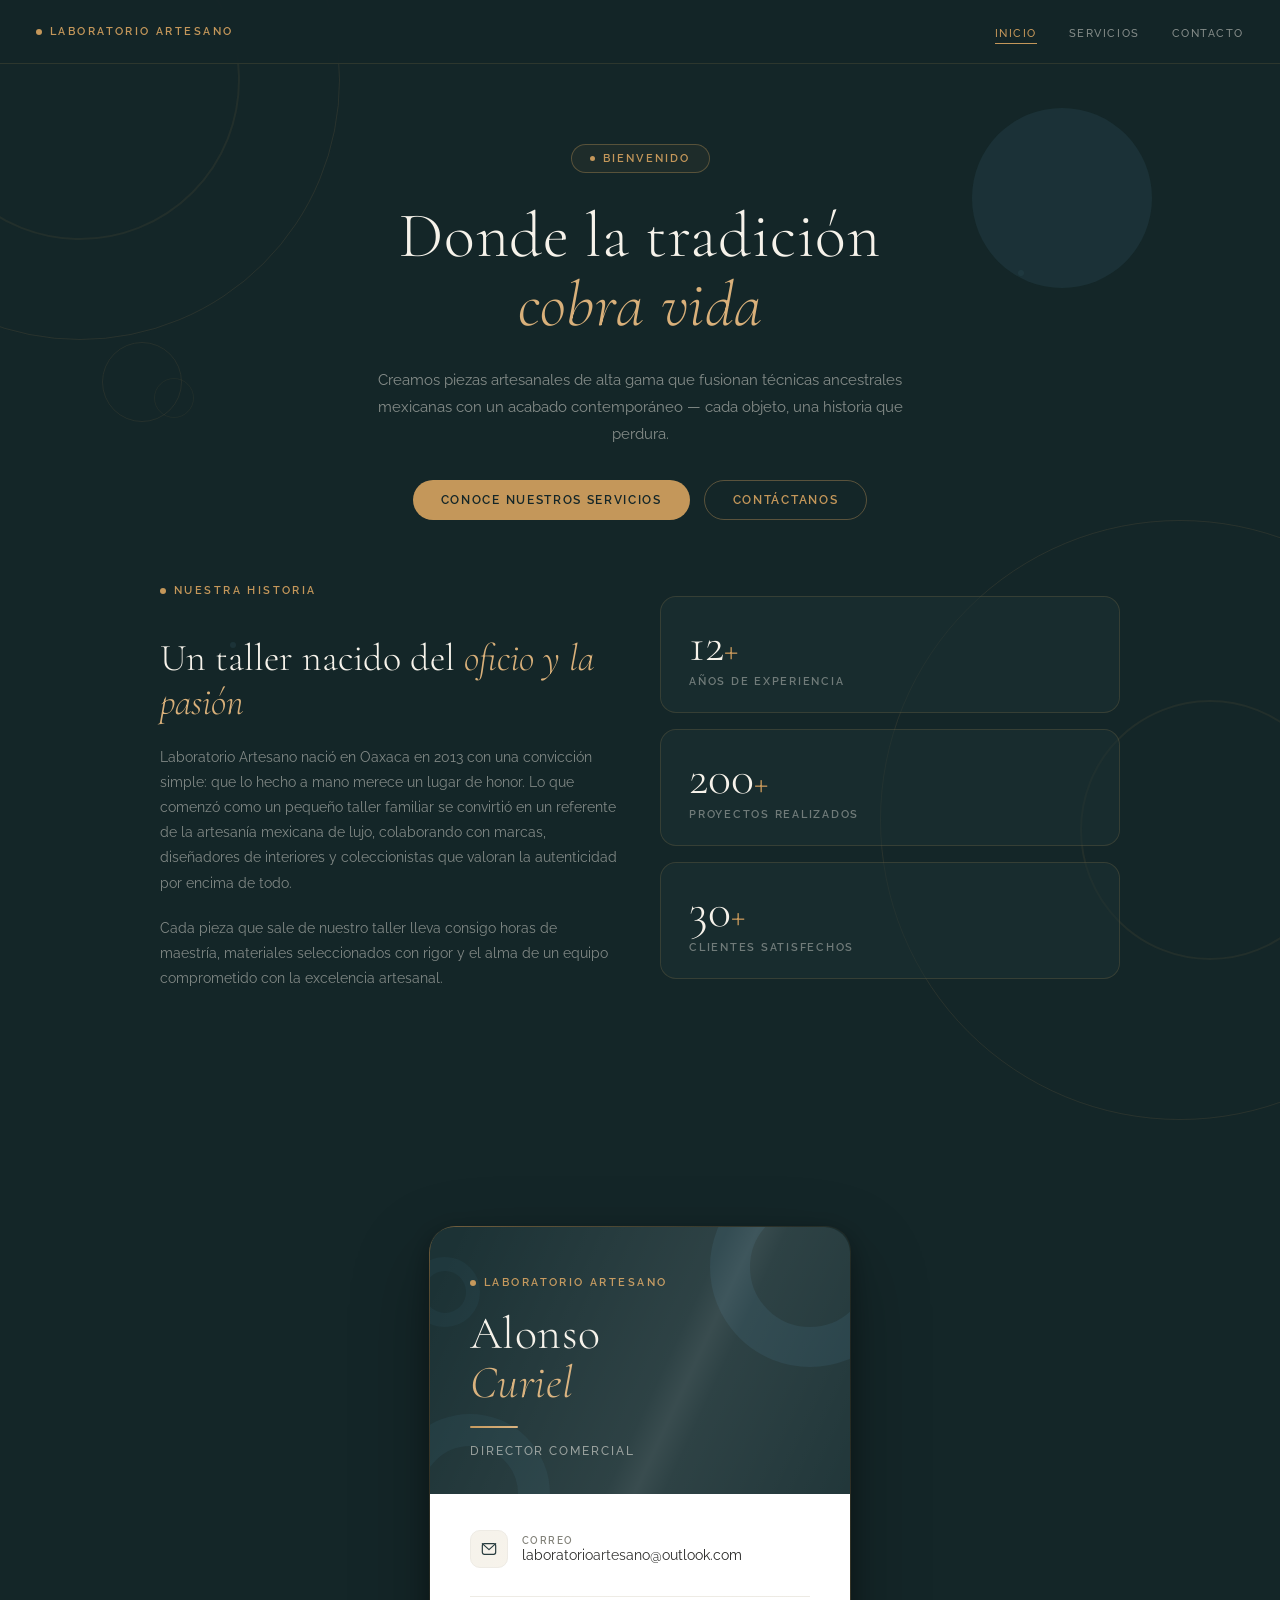
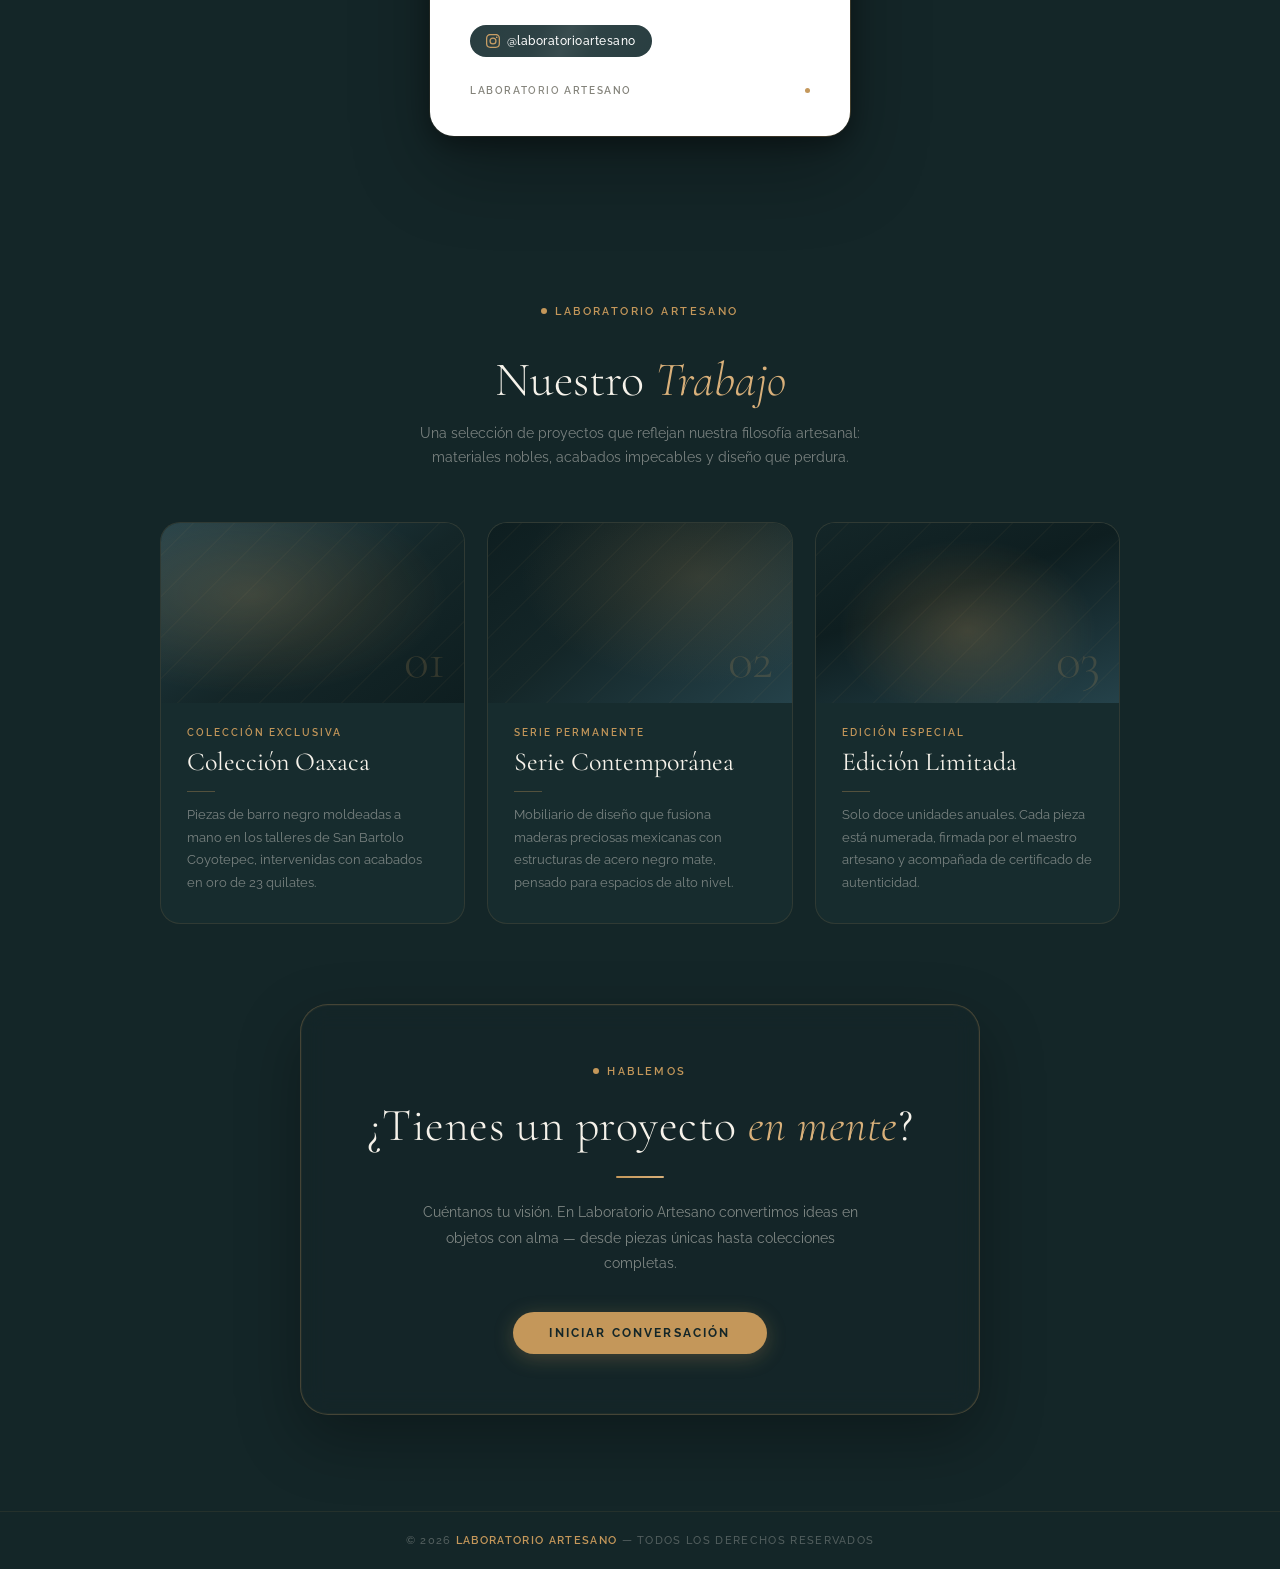
<file: index.html>
<!DOCTYPE html>
<html lang="es">
<head>
  <meta charset="UTF-8" />
  <meta name="viewport" content="width=device-width, initial-scale=1.0" />
  <title>Alonso Curiel — Laboratorio Artesano</title>
  <link rel="stylesheet" href="styles.css" />
</head>
<body>

  <!-- Nav -->
  <nav class="nav">
    <a class="nav-brand" href="index.html">
      <div class="nav-brand-dot"></div>
      <span class="nav-brand-name">Laboratorio Artesano</span>
    </a>
    <ul class="nav-links">
      <li><a href="index.html">Inicio</a></li>
      <li><a href="servicios.html">Servicios</a></li>
      <li><a href="contacto.html">Contacto</a></li>
    </ul>
    <button class="nav-toggle" aria-label="Menú">
      <span></span><span></span><span></span>
    </button>
  </nav>

  <!-- Background shapes -->
  <div class="bg-shapes" aria-hidden="true">
    <div class="bg-circle bg-c1"></div>
    <div class="bg-circle bg-c2"></div>
    <div class="bg-circle bg-c3"></div>
    <div class="bg-circle bg-c4"></div>
    <div class="bg-circle bg-c5"></div>
    <div class="bg-circle bg-c6"></div>
    <div class="bg-circle filled bg-c7"></div>
    <div class="bg-circle filled bg-dot"></div>
    <div class="bg-circle filled bg-dot2"></div>
  </div>

  <!-- Hero -->
  <section class="hero-section">
    <div class="hero-inner">
      <div class="hero-badge">
        <span class="hero-badge-dot"></span>
        Bienvenido
      </div>
      <h2 class="hero-title">
        Donde la tradición<br><em>cobra vida</em>
      </h2>
      <p class="hero-sub">
        Creamos piezas artesanales de alta gama que fusionan técnicas ancestrales mexicanas
        con un acabado contemporáneo — cada objeto, una historia que perdura.
      </p>
      <div class="hero-ctas">
        <a class="btn-primary" href="servicios.html">Conoce nuestros servicios</a>
        <a class="btn-secondary" href="contacto.html">Contáctanos</a>
      </div>
    </div>
  </section>

  <!-- About -->
  <section class="about-section">
    <div class="about-grid">
      <div class="about-text">
        <div class="company-tag">
          <div class="company-dot"></div>
          <span class="company-name">Nuestra historia</span>
        </div>
        <h3 class="about-heading">Un taller nacido del <em>oficio y la pasión</em></h3>
        <p class="about-desc">
          Laboratorio Artesano nació en Oaxaca en 2013 con una convicción simple: que lo hecho a mano
          merece un lugar de honor. Lo que comenzó como un pequeño taller familiar se convirtió en un
          referente de la artesanía mexicana de lujo, colaborando con marcas, diseñadores de interiores
          y coleccionistas que valoran la autenticidad por encima de todo.
        </p>
        <p class="about-desc">
          Cada pieza que sale de nuestro taller lleva consigo horas de maestría, materiales
          seleccionados con rigor y el alma de un equipo comprometido con la excelencia artesanal.
        </p>
      </div>
      <div class="about-stats">
        <div class="stat-card">
          <span class="stat-number">12<em>+</em></span>
          <span class="stat-label">Años de experiencia</span>
        </div>
        <div class="stat-card">
          <span class="stat-number">200<em>+</em></span>
          <span class="stat-label">Proyectos realizados</span>
        </div>
        <div class="stat-card">
          <span class="stat-number">30<em>+</em></span>
          <span class="stat-label">Clientes satisfechos</span>
        </div>
      </div>
    </div>
  </section>

  <!-- Tarjeta -->
  <main class="inicio-main">
    <div class="card-wrap">
      <div class="card">

        <div class="top">
          <div class="top-circle-extra"></div>
          <div class="top-inner">
            <div class="company-tag">
              <div class="company-dot"></div>
              <span class="company-name">Laboratorio Artesano</span>
            </div>
            <h1 class="name">Alonso<br><em>Curiel</em></h1>
            <div class="gold-rule"></div>
            <p class="job-title">Director Comercial</p>
          </div>
        </div>

        <div class="bottom">
          <div class="contact-list">
            <a class="contact-row" href="mailto:laboratorioartesano@outlook.com">
              <div class="c-icon">
                <svg viewBox="0 0 24 24">
                  <rect x="2" y="4" width="20" height="16" rx="3"/>
                  <polyline points="2,4 12,13 22,4"/>
                </svg>
              </div>
              <div class="c-text">
                <span class="c-label">Correo</span>
                <span class="c-value">laboratorioartesano@outlook.com</span>
              </div>
            </a>
          </div>

          <div class="sep"></div>

          <div class="social-row">
            <a class="social-btn" href="https://www.instagram.com/laboratorioartesano" target="_blank" rel="noopener">
              <svg viewBox="0 0 24 24" xmlns="http://www.w3.org/2000/svg">
                <path d="M12 2.163c3.204 0 3.584.012 4.85.07 1.366.062 2.633.334 3.608 1.31.975.975 1.247 2.242 1.31 3.608.058 1.266.069 1.646.069 4.849s-.012 3.584-.07 4.85c-.062 1.366-.334 2.633-1.31 3.608-.975.975-2.242 1.247-3.608 1.31-1.266.058-1.646.069-4.849.069s-3.584-.012-4.85-.07c-1.366-.062-2.633-.334-3.608-1.31-.975-.975-1.247-2.242-1.31-3.608C2.175 15.584 2.163 15.204 2.163 12s.012-3.584.07-4.85c.062-1.366.334-2.633 1.31-3.608.975-.975 2.242-1.247 3.608-1.31C8.416 2.175 8.796 2.163 12 2.163zm0-2.163C8.741 0 8.332.014 7.052.072 5.197.157 3.355.673 2.014 2.014.673 3.355.157 5.197.072 7.052.014 8.332 0 8.741 0 12c0 3.259.014 3.668.072 4.948.085 1.855.601 3.697 1.942 5.038 1.341 1.341 3.183 1.857 5.038 1.942C8.332 23.986 8.741 24 12 24s3.668-.014 4.948-.072c1.855-.085 3.697-.601 5.038-1.942 1.341-1.341 1.857-3.183 1.942-5.038.058-1.28.072-1.689.072-4.948s-.014-3.668-.072-4.948c-.085-1.855-.601-3.697-1.942-5.038C20.645.673 18.803.157 16.948.072 15.668.014 15.259 0 12 0zm0 5.838a6.162 6.162 0 1 0 0 12.324 6.162 6.162 0 0 0 0-12.324zm0 10.162a4 4 0 1 1 0-8 4 4 0 0 1 0 8zm6.406-11.845a1.44 1.44 0 1 0 0 2.881 1.44 1.44 0 0 0 0-2.881z"/>
              </svg>
              @laboratorioartesano
            </a>
          </div>

          <div class="card-footer">
            <span class="footer-brand">Laboratorio Artesano</span>
            <div class="footer-dot"></div>
          </div>
        </div>

      </div>
    </div>
  </main>

  <!-- ═══════════════════════════════════════
       PORTAFOLIO
  ═══════════════════════════════════════ -->
  <section class="portfolio-section">
    <div class="portfolio-inner">

      <div class="page-header">
        <div class="company-tag">
          <div class="company-dot"></div>
          <span class="company-name">Laboratorio Artesano</span>
        </div>
        <h2>Nuestro <em>Trabajo</em></h2>
        <p class="page-desc">Una selección de proyectos que reflejan nuestra filosofía artesanal: materiales nobles, acabados impecables y diseño que perdura.</p>
      </div>

      <div class="portfolio-grid">

        <!-- Tarjeta 1 -->
        <article class="portfolio-card">
          <div class="portfolio-img portfolio-img--oaxaca" aria-hidden="true">
            <span class="portfolio-img-num">01</span>
          </div>
          <div class="portfolio-body">
            <span class="portfolio-label">Colección Exclusiva</span>
            <h3 class="portfolio-title">Colección Oaxaca</h3>
            <div class="service-divider"></div>
            <p class="portfolio-desc">Piezas de barro negro moldeadas a mano en los talleres de San Bartolo Coyotepec, intervenidas con acabados en oro de 23 quilates.</p>
          </div>
        </article>

        <!-- Tarjeta 2 -->
        <article class="portfolio-card">
          <div class="portfolio-img portfolio-img--contemporanea" aria-hidden="true">
            <span class="portfolio-img-num">02</span>
          </div>
          <div class="portfolio-body">
            <span class="portfolio-label">Serie Permanente</span>
            <h3 class="portfolio-title">Serie Contemporánea</h3>
            <div class="service-divider"></div>
            <p class="portfolio-desc">Mobiliario de diseño que fusiona maderas preciosas mexicanas con estructuras de acero negro mate, pensado para espacios de alto nivel.</p>
          </div>
        </article>

        <!-- Tarjeta 3 -->
        <article class="portfolio-card">
          <div class="portfolio-img portfolio-img--edicion" aria-hidden="true">
            <span class="portfolio-img-num">03</span>
          </div>
          <div class="portfolio-body">
            <span class="portfolio-label">Edición Especial</span>
            <h3 class="portfolio-title">Edición Limitada</h3>
            <div class="service-divider"></div>
            <p class="portfolio-desc">Solo doce unidades anuales. Cada pieza está numerada, firmada por el maestro artesano y acompañada de certificado de autenticidad.</p>
          </div>
        </article>

      </div>
    </div>
  </section>

  <!-- ═══════════════════════════════════════
       CTA FINAL
  ═══════════════════════════════════════ -->
  <section class="cta-section">
    <div class="cta-box">
      <div class="company-tag cta-tag">
        <div class="company-dot"></div>
        <span class="company-name">Hablemos</span>
      </div>
      <h2 class="cta-title">¿Tienes un proyecto <em>en mente</em>?</h2>
      <div class="gold-rule cta-rule"></div>
      <p class="cta-desc">Cuéntanos tu visión. En Laboratorio Artesano convertimos ideas en objetos con alma — desde piezas únicas hasta colecciones completas.</p>
      <a class="btn-gold" href="contacto.html">Iniciar conversación</a>
    </div>
  </section>

  <footer class="site-footer">
    © 2026 <strong>Laboratorio Artesano</strong> — Todos los derechos reservados
  </footer>

  <script src="main.js"></script>
</body>
</html>
</file>
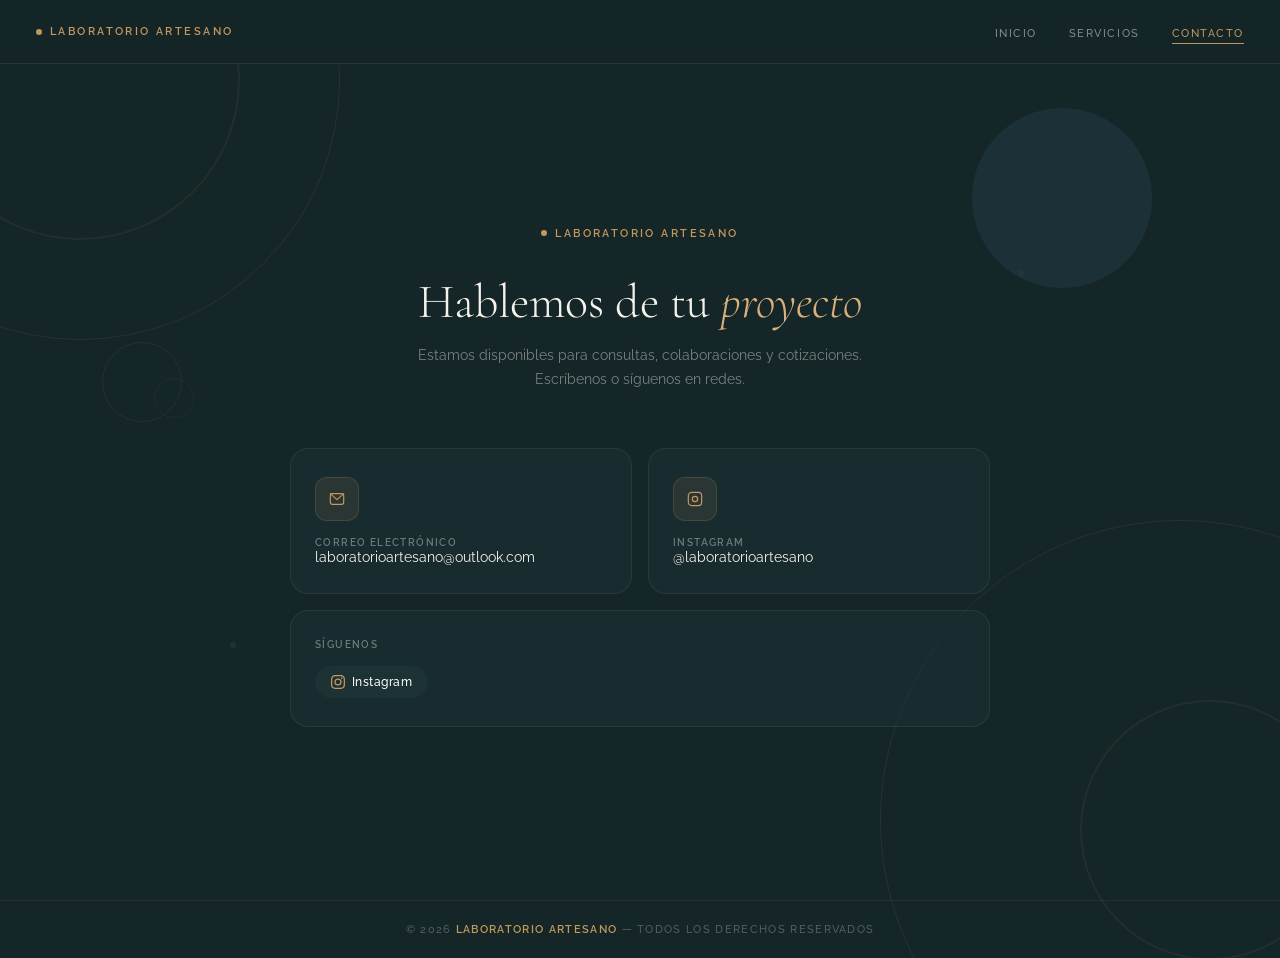
<file: contacto.html>
<!DOCTYPE html>
<html lang="es">
<head>
  <meta charset="UTF-8" />
  <meta name="viewport" content="width=device-width, initial-scale=1.0" />
  <title>Contacto — Laboratorio Artesano</title>
  <link rel="stylesheet" href="styles.css" />
</head>
<body>

  <!-- Nav -->
  <nav class="nav">
    <a class="nav-brand" href="index.html">
      <div class="nav-brand-dot"></div>
      <span class="nav-brand-name">Laboratorio Artesano</span>
    </a>
    <ul class="nav-links">
      <li><a href="index.html">Inicio</a></li>
      <li><a href="servicios.html">Servicios</a></li>
      <li><a href="contacto.html">Contacto</a></li>
    </ul>
    <button class="nav-toggle" aria-label="Menú">
      <span></span><span></span><span></span>
    </button>
  </nav>

  <!-- Background shapes -->
  <div class="bg-shapes" aria-hidden="true">
    <div class="bg-circle bg-c1"></div>
    <div class="bg-circle bg-c2"></div>
    <div class="bg-circle bg-c3"></div>
    <div class="bg-circle bg-c4"></div>
    <div class="bg-circle bg-c5"></div>
    <div class="bg-circle bg-c6"></div>
    <div class="bg-circle filled bg-c7"></div>
    <div class="bg-circle filled bg-dot"></div>
    <div class="bg-circle filled bg-dot2"></div>
  </div>

  <main class="contacto-main">
    <div class="contacto-inner">

      <div class="page-header">
        <div class="company-tag">
          <div class="company-dot"></div>
          <span class="company-name">Laboratorio Artesano</span>
        </div>
        <h2>Hablemos de tu <em>proyecto</em></h2>
        <p class="page-desc">Estamos disponibles para consultas, colaboraciones y cotizaciones. Escríbenos o síguenos en redes.</p>
      </div>

      <div class="contacto-grid">

        <a class="contact-block" href="mailto:laboratorioartesano@outlook.com">
          <div class="c-icon">
            <svg viewBox="0 0 24 24" fill="none" stroke-width="1.8" stroke-linecap="round" stroke-linejoin="round">
              <rect x="2" y="4" width="20" height="16" rx="3"/>
              <polyline points="2,4 12,13 22,4"/>
            </svg>
          </div>
          <div class="c-text">
            <span class="c-label">Correo electrónico</span>
            <span class="c-value">laboratorioartesano@outlook.com</span>
          </div>
        </a>

        <a class="contact-block" href="https://www.instagram.com/laboratorioartesano" target="_blank" rel="noopener">
          <div class="c-icon">
            <svg viewBox="0 0 24 24" fill="none" stroke-width="1.8" stroke-linecap="round" stroke-linejoin="round">
              <rect x="2" y="2" width="20" height="20" rx="5"/>
              <circle cx="12" cy="12" r="4"/>
              <circle cx="17.5" cy="6.5" r="1" fill="currentColor" stroke="none"/>
            </svg>
          </div>
          <div class="c-text">
            <span class="c-label">Instagram</span>
            <span class="c-value">@laboratorioartesano</span>
          </div>
        </a>

        <div class="contact-social">
          <h4>Síguenos</h4>
          <div class="social-row">
            <a class="social-btn" href="https://www.instagram.com/laboratorioartesano" target="_blank" rel="noopener">
              <svg viewBox="0 0 24 24" xmlns="http://www.w3.org/2000/svg">
                <path d="M12 2.163c3.204 0 3.584.012 4.85.07 1.366.062 2.633.334 3.608 1.31.975.975 1.247 2.242 1.31 3.608.058 1.266.069 1.646.069 4.849s-.012 3.584-.07 4.85c-.062 1.366-.334 2.633-1.31 3.608-.975.975-2.242 1.247-3.608 1.31-1.266.058-1.646.069-4.849.069s-3.584-.012-4.85-.07c-1.366-.062-2.633-.334-3.608-1.31-.975-.975-1.247-2.242-1.31-3.608C2.175 15.584 2.163 15.204 2.163 12s.012-3.584.07-4.85c.062-1.366.334-2.633 1.31-3.608.975-.975 2.242-1.247 3.608-1.31C8.416 2.175 8.796 2.163 12 2.163zm0-2.163C8.741 0 8.332.014 7.052.072 5.197.157 3.355.673 2.014 2.014.673 3.355.157 5.197.072 7.052.014 8.332 0 8.741 0 12c0 3.259.014 3.668.072 4.948.085 1.855.601 3.697 1.942 5.038 1.341 1.341 3.183 1.857 5.038 1.942C8.332 23.986 8.741 24 12 24s3.668-.014 4.948-.072c1.855-.085 3.697-.601 5.038-1.942 1.341-1.341 1.857-3.183 1.942-5.038.058-1.28.072-1.689.072-4.948s-.014-3.668-.072-4.948c-.085-1.855-.601-3.697-1.942-5.038C20.645.673 18.803.157 16.948.072 15.668.014 15.259 0 12 0zm0 5.838a6.162 6.162 0 1 0 0 12.324 6.162 6.162 0 0 0 0-12.324zm0 10.162a4 4 0 1 1 0-8 4 4 0 0 1 0 8zm6.406-11.845a1.44 1.44 0 1 0 0 2.881 1.44 1.44 0 0 0 0-2.881z"/>
              </svg>
              Instagram
            </a>
          </div>
        </div>

      </div>
    </div>
  </main>

  <footer class="site-footer">
    © 2026 <strong>Laboratorio Artesano</strong> — Todos los derechos reservados
  </footer>

  <script src="main.js"></script>
</body>
</html>
</file>
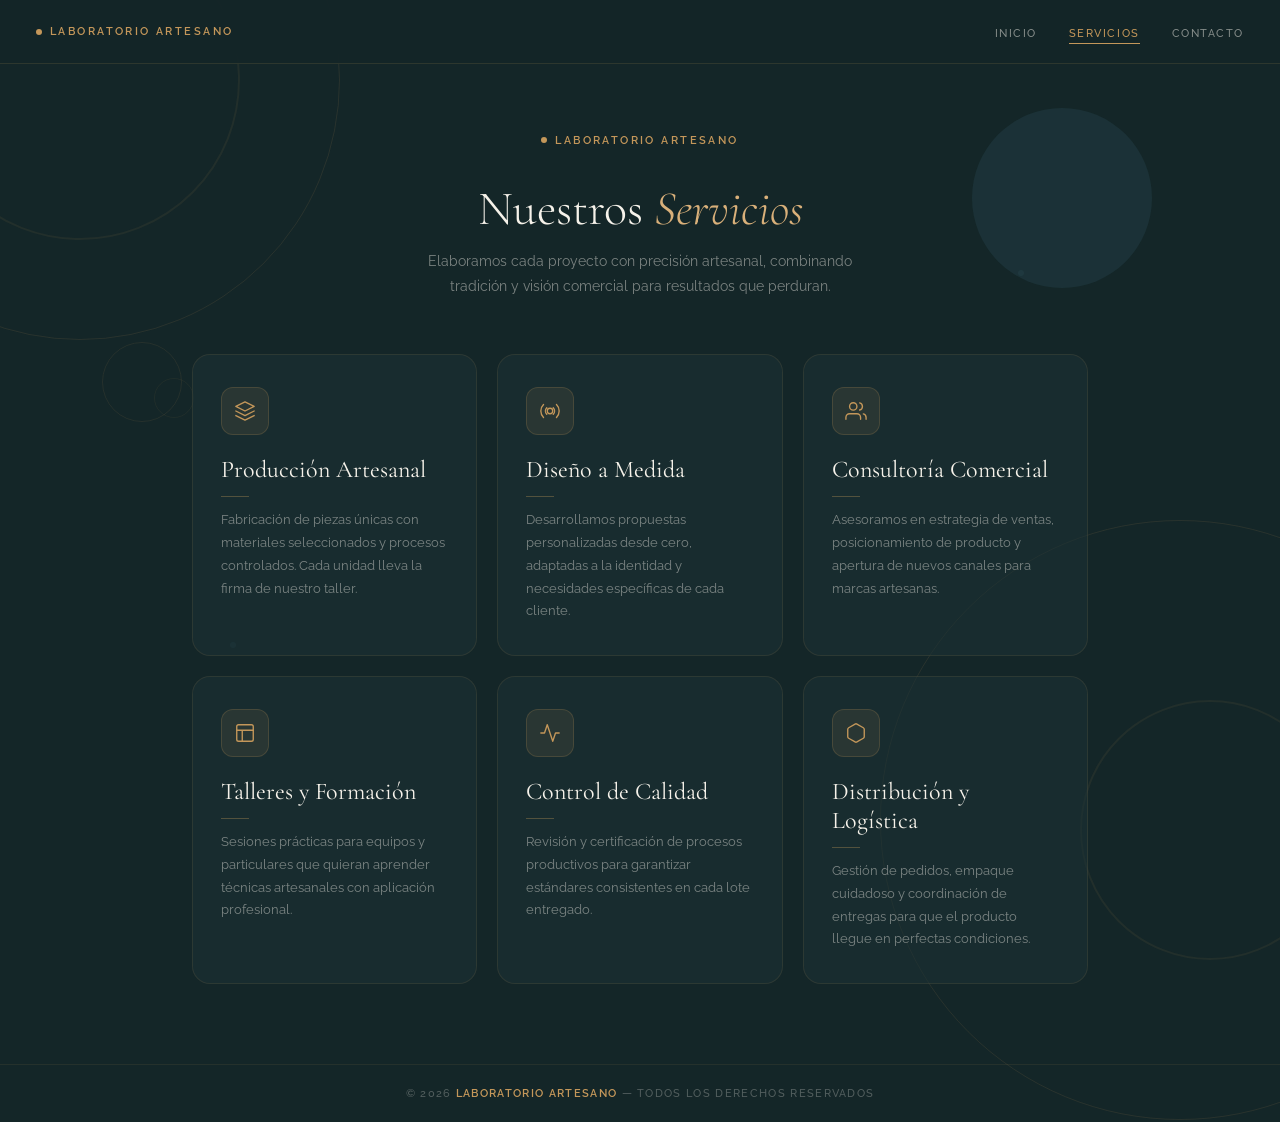
<file: servicios.html>
<!DOCTYPE html>
<html lang="es">
<head>
  <meta charset="UTF-8" />
  <meta name="viewport" content="width=device-width, initial-scale=1.0" />
  <title>Servicios — Laboratorio Artesano</title>
  <link rel="stylesheet" href="styles.css" />
</head>
<body>

  <!-- Nav -->
  <nav class="nav">
    <a class="nav-brand" href="index.html">
      <div class="nav-brand-dot"></div>
      <span class="nav-brand-name">Laboratorio Artesano</span>
    </a>
    <ul class="nav-links">
      <li><a href="index.html">Inicio</a></li>
      <li><a href="servicios.html">Servicios</a></li>
      <li><a href="contacto.html">Contacto</a></li>
    </ul>
    <button class="nav-toggle" aria-label="Menú">
      <span></span><span></span><span></span>
    </button>
  </nav>

  <!-- Background shapes -->
  <div class="bg-shapes" aria-hidden="true">
    <div class="bg-circle bg-c1"></div>
    <div class="bg-circle bg-c2"></div>
    <div class="bg-circle bg-c3"></div>
    <div class="bg-circle bg-c4"></div>
    <div class="bg-circle bg-c5"></div>
    <div class="bg-circle bg-c6"></div>
    <div class="bg-circle filled bg-c7"></div>
    <div class="bg-circle filled bg-dot"></div>
    <div class="bg-circle filled bg-dot2"></div>
  </div>

  <main class="servicios-main">

    <div class="page-header">
      <div class="company-tag">
        <div class="company-dot"></div>
        <span class="company-name">Laboratorio Artesano</span>
      </div>
      <h2>Nuestros <em>Servicios</em></h2>
      <p class="page-desc">Elaboramos cada proyecto con precisión artesanal, combinando tradición y visión comercial para resultados que perduran.</p>
    </div>

    <div class="services-grid">

      <div class="service-card">
        <div class="service-icon">
          <svg viewBox="0 0 24 24">
            <path d="M12 2L2 7l10 5 10-5-10-5z"/>
            <polyline points="2,17 12,22 22,17"/>
            <polyline points="2,12 12,17 22,12"/>
          </svg>
        </div>
        <h3>Producción Artesanal</h3>
        <div class="service-divider"></div>
        <p>Fabricación de piezas únicas con materiales seleccionados y procesos controlados. Cada unidad lleva la firma de nuestro taller.</p>
      </div>

      <div class="service-card">
        <div class="service-icon">
          <svg viewBox="0 0 24 24">
            <circle cx="12" cy="12" r="3"/>
            <path d="M19.07 4.93a10 10 0 0 1 0 14.14M4.93 4.93a10 10 0 0 0 0 14.14"/>
            <path d="M15.54 8.46a5 5 0 0 1 0 7.07M8.46 8.46a5 5 0 0 0 0 7.07"/>
          </svg>
        </div>
        <h3>Diseño a Medida</h3>
        <div class="service-divider"></div>
        <p>Desarrollamos propuestas personalizadas desde cero, adaptadas a la identidad y necesidades específicas de cada cliente.</p>
      </div>

      <div class="service-card">
        <div class="service-icon">
          <svg viewBox="0 0 24 24">
            <path d="M17 21v-2a4 4 0 0 0-4-4H5a4 4 0 0 0-4 4v2"/>
            <circle cx="9" cy="7" r="4"/>
            <path d="M23 21v-2a4 4 0 0 0-3-3.87"/>
            <path d="M16 3.13a4 4 0 0 1 0 7.75"/>
          </svg>
        </div>
        <h3>Consultoría Comercial</h3>
        <div class="service-divider"></div>
        <p>Asesoramos en estrategia de ventas, posicionamiento de producto y apertura de nuevos canales para marcas artesanas.</p>
      </div>

      <div class="service-card">
        <div class="service-icon">
          <svg viewBox="0 0 24 24">
            <rect x="3" y="3" width="18" height="18" rx="2"/>
            <path d="M3 9h18M9 21V9"/>
          </svg>
        </div>
        <h3>Talleres y Formación</h3>
        <div class="service-divider"></div>
        <p>Sesiones prácticas para equipos y particulares que quieran aprender técnicas artesanales con aplicación profesional.</p>
      </div>

      <div class="service-card">
        <div class="service-icon">
          <svg viewBox="0 0 24 24">
            <polyline points="22 12 18 12 15 21 9 3 6 12 2 12"/>
          </svg>
        </div>
        <h3>Control de Calidad</h3>
        <div class="service-divider"></div>
        <p>Revisión y certificación de procesos productivos para garantizar estándares consistentes en cada lote entregado.</p>
      </div>

      <div class="service-card">
        <div class="service-icon">
          <svg viewBox="0 0 24 24">
            <path d="M21 16V8a2 2 0 0 0-1-1.73l-7-4a2 2 0 0 0-2 0l-7 4A2 2 0 0 0 3 8v8a2 2 0 0 0 1 1.73l7 4a2 2 0 0 0 2 0l7-4A2 2 0 0 0 21 16z"/>
          </svg>
        </div>
        <h3>Distribución y Logística</h3>
        <div class="service-divider"></div>
        <p>Gestión de pedidos, empaque cuidadoso y coordinación de entregas para que el producto llegue en perfectas condiciones.</p>
      </div>

    </div>
  </main>

  <footer class="site-footer">
    © 2026 <strong>Laboratorio Artesano</strong> — Todos los derechos reservados
  </footer>

  <script src="main.js"></script>
</body>
</html>
</file>
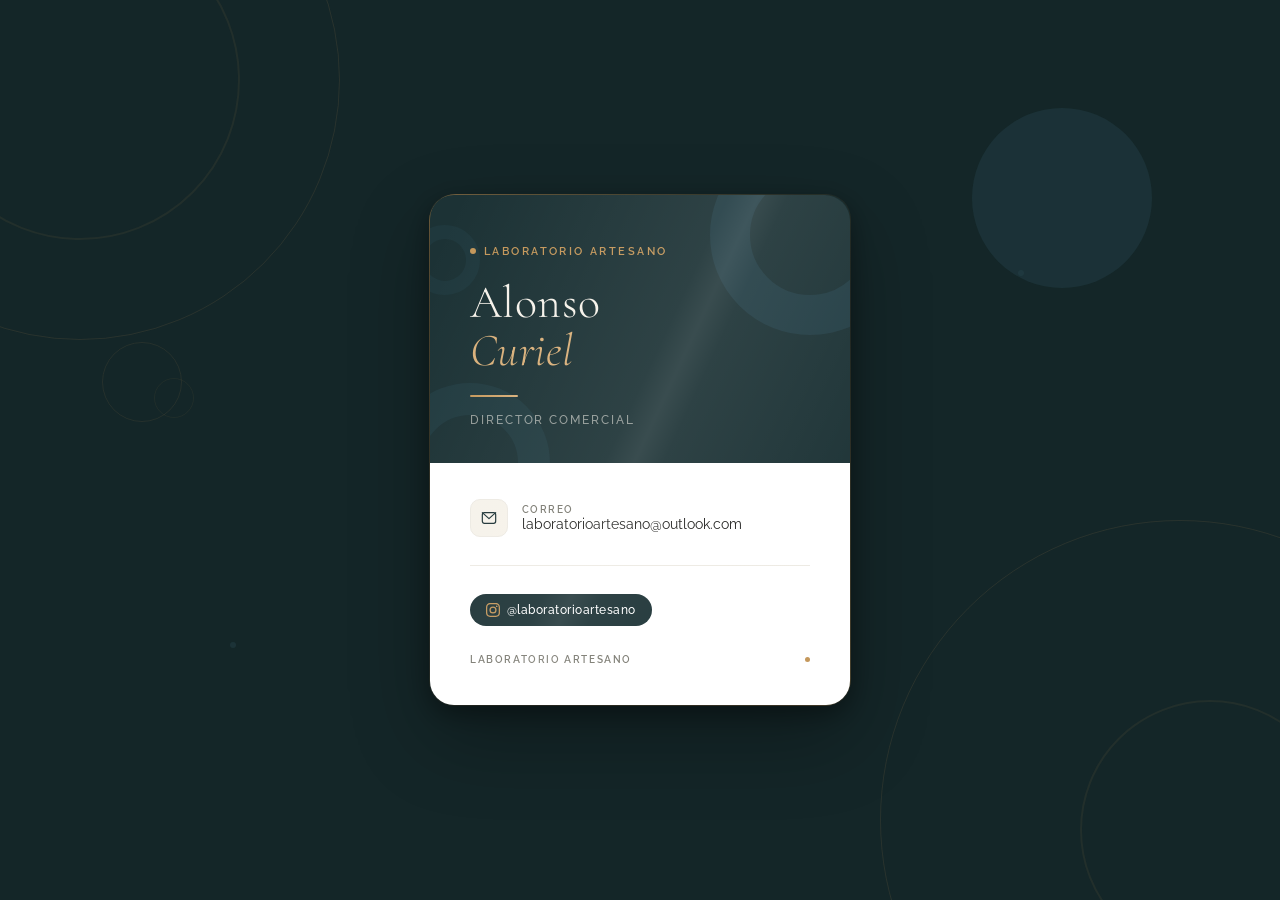
<file: tarjeta.html>
<!DOCTYPE html>
<html lang="es">
<head>
  <meta charset="UTF-8" />
  <meta name="viewport" content="width=device-width, initial-scale=1.0" />
  <title>Alonso Curiel — Laboratorio Artesano</title>
  <link href="https://fonts.googleapis.com/css2?family=Cormorant+Garamond:ital,wght@0,300;0,400;0,600;1,300&family=Raleway:wght@300;400;500;600&display=swap" rel="stylesheet" />
  <link rel="stylesheet" href="css/styles.css" />
</head>
<body>

  <!-- ── Page background shapes ── -->
  <div class="bg-shapes" aria-hidden="true">
    <div class="bg-circle bg-c1"></div>
    <div class="bg-circle bg-c2"></div>
    <div class="bg-circle bg-c3"></div>
    <div class="bg-circle bg-c4"></div>
    <div class="bg-circle bg-c5"></div>
    <div class="bg-circle bg-c6"></div>
    <div class="bg-circle filled bg-c7"></div>
    <div class="bg-circle filled bg-dot"></div>
    <div class="bg-circle filled bg-dot2"></div>
  </div>

  <!-- ── Card ── -->
  <div class="card-wrap">
    <div class="card">

      <!-- Top dark panel -->
      <div class="top">
        <div class="top-circle-extra"></div>
        <div class="top-inner">

          <div class="company-tag">
            <div class="company-dot"></div>
            <span class="company-name">Laboratorio Artesano</span>
          </div>

          <h1 class="name">Alonso<br><em>Curiel</em></h1>

          <div class="gold-rule"></div>
          <p class="job-title">Director Comercial</p>

        </div>
      </div>

      <!-- Bottom white panel -->
      <div class="bottom">

        <div class="contact-list">
          <a class="contact-row" href="mailto:laboratorioartesano@outlook.com">
            <div class="c-icon">
              <svg viewBox="0 0 24 24">
                <rect x="2" y="4" width="20" height="16" rx="3"/>
                <polyline points="2,4 12,13 22,4"/>
              </svg>
            </div>
            <div class="c-text">
              <span class="c-label">Correo</span>
              <span class="c-value">laboratorioartesano@outlook.com</span>
            </div>
          </a>
        </div>

        <div class="sep"></div>

        <div class="social-row">
          <a class="social-btn" href="https://www.instagram.com/laboratorioartesano" target="_blank" rel="noopener">
            <svg viewBox="0 0 24 24" xmlns="http://www.w3.org/2000/svg">
              <path d="M12 2.163c3.204 0 3.584.012 4.85.07 1.366.062 2.633.334 3.608 1.31.975.975 1.247 2.242 1.31 3.608.058 1.266.069 1.646.069 4.849s-.012 3.584-.07 4.85c-.062 1.366-.334 2.633-1.31 3.608-.975.975-2.242 1.247-3.608 1.31-1.266.058-1.646.069-4.849.069s-3.584-.012-4.85-.07c-1.366-.062-2.633-.334-3.608-1.31-.975-.975-1.247-2.242-1.31-3.608C2.175 15.584 2.163 15.204 2.163 12s.012-3.584.07-4.85c.062-1.366.334-2.633 1.31-3.608.975-.975 2.242-1.247 3.608-1.31C8.416 2.175 8.796 2.163 12 2.163zm0-2.163C8.741 0 8.332.014 7.052.072 5.197.157 3.355.673 2.014 2.014.673 3.355.157 5.197.072 7.052.014 8.332 0 8.741 0 12c0 3.259.014 3.668.072 4.948.085 1.855.601 3.697 1.942 5.038 1.341 1.341 3.183 1.857 5.038 1.942C8.332 23.986 8.741 24 12 24s3.668-.014 4.948-.072c1.855-.085 3.697-.601 5.038-1.942 1.341-1.341 1.857-3.183 1.942-5.038.058-1.28.072-1.689.072-4.948s-.014-3.668-.072-4.948c-.085-1.855-.601-3.697-1.942-5.038C20.645.673 18.803.157 16.948.072 15.668.014 15.259 0 12 0zm0 5.838a6.162 6.162 0 1 0 0 12.324 6.162 6.162 0 0 0 0-12.324zm0 10.162a4 4 0 1 1 0-8 4 4 0 0 1 0 8zm6.406-11.845a1.44 1.44 0 1 0 0 2.881 1.44 1.44 0 0 0 0-2.881z"/>
            </svg>
            @laboratorioartesano
          </a>
        </div>

        <div class="card-footer">
          <span class="footer-brand">Laboratorio Artesano</span>
          <div class="footer-dot"></div>
        </div>

      </div>
    </div>
  </div>

  <script src="js/main.js"></script>
</body>
</html>
</file>
<file: styles.css>
@import url('https://fonts.googleapis.com/css2?family=Cormorant+Garamond:ital,wght@0,300;0,400;0,600;1,300&family=Raleway:wght@300;400;500;600&display=swap');

*,
*::before,
*::after {
  box-sizing: border-box;
  margin: 0;
  padding: 0;
}

:root {
  --forest: #1C3235;
  --forest2: #25424A;
  --forest3: #142628;
  --gold: #C4975A;
  --gold-lt: #D9B07A;
  --cream: #F6F2EA;
  --ink: #1C1C1A;
  --muted: #7A7970;
  --nav-h: 64px;
}

body {
  min-height: 100vh;
  font-family: 'Raleway', sans-serif;
  padding-top: var(--nav-h);
  background: var(--forest3);
  position: relative;
  overflow-x: hidden;
}

/* ══════════════════════════════════════════
   NAV
══════════════════════════════════════════ */
.nav {
  position: fixed;
  top: 0;
  left: 0;
  right: 0;
  height: var(--nav-h);
  z-index: 100;
  background: rgba(20, 38, 40, .96);
  border-bottom: 1px solid rgba(196, 151, 90, .15);
  backdrop-filter: blur(12px);
  display: flex;
  align-items: center;
  padding: 0 36px;
}

.nav-brand {
  display: flex;
  align-items: center;
  gap: 8px;
  text-decoration: none;
  flex: 1;
}

.nav-brand-dot {
  width: 6px;
  height: 6px;
  border-radius: 50%;
  background: var(--gold);
  animation: dotPulse 3s ease-in-out infinite;
}

.nav-brand-name {
  font-size: 11px;
  font-weight: 600;
  letter-spacing: 0.22em;
  text-transform: uppercase;
  color: var(--gold);
}

.nav-links {
  display: flex;
  align-items: center;
  gap: 32px;
  list-style: none;
}

.nav-links a {
  font-size: 11px;
  font-weight: 500;
  letter-spacing: 0.14em;
  text-transform: uppercase;
  color: rgba(246, 242, 234, .5);
  text-decoration: none;
  padding-bottom: 3px;
  border-bottom: 1px solid transparent;
  transition: color .2s, border-color .2s;
}

.nav-links a:hover {
  color: var(--cream);
}

.nav-links a.active {
  color: var(--gold);
  border-bottom-color: var(--gold);
}

.nav-toggle {
  display: none;
  flex-direction: column;
  gap: 5px;
  background: none;
  border: none;
  cursor: pointer;
  padding: 4px;
  margin-left: 16px;
}

.nav-toggle span {
  display: block;
  width: 22px;
  height: 2px;
  background: var(--cream);
  border-radius: 2px;
  transition: transform .3s, opacity .3s;
}

@media (max-width: 600px) {
  .nav {
    padding: 0 20px;
  }

  .nav-toggle {
    display: flex;
  }

  .nav-links {
    display: none;
    position: absolute;
    top: var(--nav-h);
    left: 0;
    right: 0;
    background: var(--forest3);
    border-bottom: 1px solid rgba(196, 151, 90, .15);
    flex-direction: column;
    gap: 0;
    padding: 8px 0;
  }

  .nav-links.open {
    display: flex;
  }

  .nav-links a {
    display: block;
    padding: 14px 24px 14px;
    border-bottom: none;
  }

  .nav-links a.active {
    background: rgba(196, 151, 90, .07);
  }
}

/* ══════════════════════════════════════════
   BACKGROUND SHAPES
══════════════════════════════════════════ */
.bg-shapes {
  position: fixed;
  inset: 0;
  pointer-events: none;
  z-index: 0;
}

.bg-circle {
  position: absolute;
  border-radius: 50%;
  border: 1px solid rgba(196, 151, 90, .12);
}

.bg-circle.filled {
  border: none;
  background: rgba(37, 66, 74, .45);
}

.bg-c1 {
  width: 520px;
  height: 520px;
  top: -180px;
  left: -180px;
}

.bg-c2 {
  width: 320px;
  height: 320px;
  top: -80px;
  left: -80px;
  border-width: 2px;
  border-color: rgba(196, 151, 90, .08);
}

.bg-c3 {
  width: 600px;
  height: 600px;
  bottom: -220px;
  right: -200px;
}

.bg-c4 {
  width: 260px;
  height: 260px;
  bottom: -60px;
  right: -60px;
  border-width: 2px;
  border-color: rgba(196, 151, 90, .08);
}

.bg-c5 {
  width: 80px;
  height: 80px;
  top: 38%;
  left: 8%;
  border-color: rgba(196, 151, 90, .1);
}

.bg-c6 {
  width: 40px;
  height: 40px;
  top: 42%;
  left: 12%;
  border-color: rgba(196, 151, 90, .07);
}

.bg-c7 {
  width: 180px;
  height: 180px;
  top: 12%;
  right: 10%;
  background: rgba(37, 66, 74, .3);
  border: none;
}

.bg-dot {
  width: 6px;
  height: 6px;
  background: rgba(196, 151, 90, .25);
  border: none;
  top: 30%;
  right: 20%;
}

.bg-dot2 {
  width: 6px;
  height: 6px;
  background: rgba(196, 151, 90, .15);
  border: none;
  bottom: 28%;
  left: 18%;
}

/* ══════════════════════════════════════════
   INICIO — tarjeta
══════════════════════════════════════════ */
.inicio-main {
  min-height: calc(100vh - var(--nav-h));
  display: flex;
  align-items: center;
  justify-content: center;
  padding: 48px 16px;
  position: relative;
  z-index: 1;
}

.card-wrap {
  position: relative;
  width: 100%;
  max-width: 420px;
  border-radius: 26px;
}

.card-wrap::before {
  content: '';
  position: absolute;
  inset: -1px;
  border-radius: 27px;
  background: linear-gradient(135deg,
      rgba(196, 151, 90, .6) 0%,
      rgba(196, 151, 90, .05) 40%,
      rgba(196, 151, 90, .05) 60%,
      rgba(196, 151, 90, .4) 100%);
  z-index: -1;
  animation: borderPulse 4s ease-in-out infinite;
}

@keyframes borderPulse {

  0%,
  100% {
    opacity: 1;
  }

  50% {
    opacity: .4;
  }
}

.card-wrap::after {
  content: '';
  position: absolute;
  inset: 0;
  border-radius: 26px;
  background: linear-gradient(115deg,
      transparent 30%,
      rgba(255, 255, 255, .08) 48%,
      rgba(255, 255, 255, .13) 50%,
      rgba(255, 255, 255, .08) 52%,
      transparent 70%);
  background-size: 300% 100%;
  background-position: 200% 0;
  animation: shimmer 5s ease-in-out infinite;
  pointer-events: none;
  z-index: 10;
}

@keyframes shimmer {
  0% {
    background-position: 200% 0;
    opacity: 0;
  }

  10% {
    opacity: 1;
  }

  50% {
    background-position: -100% 0;
    opacity: 1;
  }

  60%,
  100% {
    background-position: -100% 0;
    opacity: 0;
  }
}

.card {
  width: 100%;
  border-radius: 24px;
  overflow: hidden;
  box-shadow:
    0 0 0 1px rgba(196, 151, 90, .08),
    0 8px 24px rgba(0, 0, 0, .35),
    0 32px 80px rgba(0, 0, 0, .3);
}

.top {
  background: var(--forest);
  padding: 44px 40px 36px;
  position: relative;
  overflow: hidden;
}

.top::before {
  content: '';
  position: absolute;
  top: -60px;
  right: -60px;
  width: 200px;
  height: 200px;
  border-radius: 50%;
  border: 40px solid var(--forest2);
  opacity: .7;
}

.top::after {
  content: '';
  position: absolute;
  bottom: -80px;
  left: -40px;
  width: 160px;
  height: 160px;
  border-radius: 50%;
  border: 32px solid var(--forest2);
  opacity: .5;
}

.top-circle-extra {
  position: absolute;
  top: 30px;
  left: -20px;
  width: 70px;
  height: 70px;
  border-radius: 50%;
  border: 14px solid var(--forest2);
  opacity: .4;
}

.top-inner {
  position: relative;
  z-index: 1;
}

.company-tag {
  display: inline-flex;
  align-items: center;
  gap: 8px;
  margin-bottom: 20px;
}

.company-dot {
  width: 6px;
  height: 6px;
  border-radius: 50%;
  background: var(--gold);
  animation: dotPulse 3s ease-in-out infinite;
}

@keyframes dotPulse {

  0%,
  100% {
    box-shadow: 0 0 0 0 rgba(196, 151, 90, .5);
  }

  50% {
    box-shadow: 0 0 0 5px rgba(196, 151, 90, 0);
  }
}

.company-name {
  font-size: 11px;
  font-weight: 600;
  letter-spacing: 0.22em;
  text-transform: uppercase;
  color: var(--gold);
}

.name {
  font-family: 'Cormorant Garamond', serif;
  font-size: 46px;
  font-weight: 300;
  color: #F6F2EA;
  line-height: 1.05;
  letter-spacing: 0.01em;
}

.name em {
  font-style: italic;
  color: var(--gold-lt);
}

.gold-rule {
  width: 48px;
  height: 2px;
  background: linear-gradient(90deg, var(--gold), var(--gold-lt), var(--gold));
  background-size: 200% 100%;
  border-radius: 2px;
  margin: 20px 0 16px;
  animation: ruleShine 4s ease-in-out infinite;
}

@keyframes ruleShine {

  0%,
  100% {
    background-position: 0% 0;
  }

  50% {
    background-position: 100% 0;
  }
}

.job-title {
  font-size: 12px;
  font-weight: 500;
  letter-spacing: 0.16em;
  text-transform: uppercase;
  color: rgba(246, 242, 234, .55);
}

.bottom {
  background: #ffffff;
  padding: 36px 40px 40px;
  display: flex;
  flex-direction: column;
  gap: 28px;
}

.contact-list {
  display: flex;
  flex-direction: column;
  gap: 16px;
}

.contact-row {
  display: flex;
  align-items: center;
  gap: 14px;
  text-decoration: none;
  color: inherit;
}

.c-icon {
  width: 38px;
  height: 38px;
  border-radius: 10px;
  background: var(--cream);
  border: 1px solid #EDEAE3;
  display: flex;
  align-items: center;
  justify-content: center;
  flex-shrink: 0;
  transition: background .2s, border-color .2s;
}

.contact-row:hover .c-icon {
  background: var(--forest);
  border-color: var(--forest);
}

.contact-row:hover .c-icon svg {
  stroke: #fff;
}

.c-icon svg {
  width: 16px;
  height: 16px;
  stroke: var(--forest);
  fill: none;
  stroke-width: 1.8;
  stroke-linecap: round;
  stroke-linejoin: round;
  transition: stroke .2s;
}

.c-text {
  display: flex;
  flex-direction: column;
  gap: 1px;
}

.c-label {
  font-size: 10px;
  font-weight: 600;
  letter-spacing: 0.14em;
  text-transform: uppercase;
  color: var(--muted);
}

.c-value {
  font-size: 13.5px;
  font-weight: 400;
  color: var(--ink);
}

.sep {
  height: 1px;
  background: #EDEAE3;
}

.social-row {
  display: flex;
  gap: 10px;
  flex-wrap: wrap;
}

.social-btn {
  display: inline-flex;
  align-items: center;
  gap: 7px;
  padding: 9px 16px;
  border-radius: 50px;
  background: var(--forest);
  text-decoration: none;
  color: #fff;
  font-size: 12px;
  font-weight: 500;
  letter-spacing: 0.04em;
  transition: background .2s, transform .15s, box-shadow .2s;
}

.social-btn:hover {
  background: var(--forest2);
  transform: translateY(-2px);
  box-shadow: 0 6px 18px rgba(28, 50, 53, .25);
}

.social-btn svg {
  width: 14px;
  height: 14px;
  fill: var(--gold);
  flex-shrink: 0;
}

.card-footer {
  display: flex;
  align-items: center;
  justify-content: space-between;
}

.footer-brand {
  font-size: 10px;
  font-weight: 600;
  letter-spacing: 0.16em;
  text-transform: uppercase;
  color: var(--muted);
}

.footer-dot {
  width: 5px;
  height: 5px;
  border-radius: 50%;
  background: var(--gold);
}

/* ══════════════════════════════════════════
   SERVICIOS
══════════════════════════════════════════ */
.servicios-main {
  position: relative;
  z-index: 1;
  padding: 64px 32px 80px;
  max-width: 960px;
  margin: 0 auto;
}

.page-header {
  text-align: center;
  margin-bottom: 56px;
}

.page-header .company-tag {
  justify-content: center;
}

.page-header h2 {
  font-family: 'Cormorant Garamond', serif;
  font-size: 48px;
  font-weight: 300;
  color: var(--cream);
  line-height: 1.1;
  margin: 16px 0 14px;
}

.page-header h2 em {
  font-style: italic;
  color: var(--gold-lt);
}

.page-desc {
  font-size: 14px;
  color: rgba(246, 242, 234, .45);
  max-width: 460px;
  margin: 0 auto;
  line-height: 1.75;
}

.services-grid {
  display: grid;
  grid-template-columns: repeat(auto-fit, minmax(260px, 1fr));
  gap: 20px;
}

.service-card {
  background: rgba(28, 50, 53, .55);
  border: 1px solid rgba(196, 151, 90, .12);
  border-radius: 18px;
  padding: 32px 28px;
  transition: border-color .3s, transform .3s;
}

.service-card:hover {
  border-color: rgba(196, 151, 90, .35);
  transform: translateY(-4px);
}

.service-icon {
  width: 48px;
  height: 48px;
  border-radius: 12px;
  background: rgba(196, 151, 90, .1);
  border: 1px solid rgba(196, 151, 90, .2);
  display: flex;
  align-items: center;
  justify-content: center;
  margin-bottom: 20px;
}

.service-icon svg {
  width: 22px;
  height: 22px;
  stroke: var(--gold);
  fill: none;
  stroke-width: 1.5;
  stroke-linecap: round;
  stroke-linejoin: round;
}

.service-card h3 {
  font-family: 'Cormorant Garamond', serif;
  font-size: 24px;
  font-weight: 400;
  color: var(--cream);
  margin-bottom: 6px;
}

.service-divider {
  width: 28px;
  height: 1px;
  background: var(--gold);
  opacity: .35;
  margin: 12px 0;
}

.service-card p {
  font-size: 13px;
  color: rgba(246, 242, 234, .45);
  line-height: 1.75;
}

/* ══════════════════════════════════════════
   CONTACTO
══════════════════════════════════════════ */
.contacto-main {
  position: relative;
  z-index: 1;
  min-height: calc(100vh - var(--nav-h));
  display: flex;
  align-items: center;
  justify-content: center;
  padding: 64px 32px 80px;
}

.contacto-inner {
  width: 100%;
  max-width: 700px;
}

.contacto-grid {
  display: grid;
  grid-template-columns: 1fr 1fr;
  gap: 16px;
  margin-top: 48px;
}

.contact-block {
  background: rgba(28, 50, 53, .55);
  border: 1px solid rgba(196, 151, 90, .12);
  border-radius: 18px;
  padding: 28px 24px;
  text-decoration: none;
  display: block;
  transition: border-color .3s, transform .3s;
}

.contact-block:hover {
  border-color: rgba(196, 151, 90, .35);
  transform: translateY(-4px);
}

.contact-block .c-icon {
  background: rgba(196, 151, 90, .1);
  border-color: rgba(196, 151, 90, .2);
  width: 44px;
  height: 44px;
  border-radius: 12px;
  margin-bottom: 16px;
}

.contact-block .c-icon svg {
  stroke: var(--gold);
}

.contact-block:hover .c-icon {
  background: var(--gold);
  border-color: var(--gold);
}

.contact-block:hover .c-icon svg {
  stroke: var(--forest3);
}

.contact-block .c-label {
  color: rgba(246, 242, 234, .4);
}

.contact-block .c-value {
  color: var(--cream);
  font-size: 14px;
}

.contact-social {
  grid-column: 1 / -1;
  background: rgba(28, 50, 53, .55);
  border: 1px solid rgba(196, 151, 90, .12);
  border-radius: 18px;
  padding: 28px 24px;
}

.contact-social h4 {
  font-size: 10px;
  font-weight: 600;
  letter-spacing: 0.14em;
  text-transform: uppercase;
  color: rgba(246, 242, 234, .4);
  margin-bottom: 16px;
}

@media (max-width: 600px) {
  .servicios-main {
    padding: 40px 20px 60px;
  }

  .page-header h2 {
    font-size: 36px;
  }

  .contacto-main {
    padding: 40px 20px 60px;
  }

  .contacto-grid {
    grid-template-columns: 1fr;
  }

  .contact-social {
    grid-column: 1;
  }
}

/* ══════════════════════════════════════════
   FOOTER
══════════════════════════════════════════ */
.site-footer {
  position: relative;
  z-index: 1;
  text-align: center;
  padding: 22px 32px;
  border-top: 1px solid rgba(196, 151, 90, .1);
  font-size: 11px;
  font-weight: 500;
  letter-spacing: 0.12em;
  text-transform: uppercase;
  color: rgba(246, 242, 234, .28);
}

.site-footer strong {
  color: var(--gold);
  font-weight: 600;
}

/* ══════════════════════════════════════════
   HERO SECTION
══════════════════════════════════════════ */
.hero-section {
  position: relative;
  z-index: 1;
  display: flex;
  justify-content: center;
  padding: 80px 24px 64px;
}

.hero-inner {
  width: 100%;
  max-width: 760px;
  text-align: center;
  display: flex;
  flex-direction: column;
  align-items: center;
  gap: 28px;
}

.hero-badge {
  display: inline-flex;
  align-items: center;
  gap: 8px;
  padding: 7px 18px;
  border-radius: 50px;
  border: 1px solid rgba(196, 151, 90, .35);
  background: rgba(196, 151, 90, .06);
  font-size: 11px;
  font-weight: 600;
  letter-spacing: 0.2em;
  text-transform: uppercase;
  color: var(--gold);
}

.hero-badge-dot {
  width: 5px;
  height: 5px;
  border-radius: 50%;
  background: var(--gold);
  animation: dotPulse 3s ease-in-out infinite;
  flex-shrink: 0;
}

.hero-title {
  font-family: 'Cormorant Garamond', serif;
  font-size: 64px;
  font-weight: 300;
  color: var(--cream);
  line-height: 1.08;
  letter-spacing: 0.01em;
  margin: 0;
}

.hero-title em {
  font-style: italic;
  color: var(--gold-lt);
}

.hero-sub {
  font-size: 15px;
  font-weight: 400;
  color: rgba(246, 242, 234, .5);
  line-height: 1.8;
  max-width: 540px;
}

.hero-ctas {
  display: flex;
  align-items: center;
  gap: 14px;
  flex-wrap: wrap;
  justify-content: center;
  margin-top: 4px;
}

.btn-primary {
  display: inline-flex;
  align-items: center;
  padding: 13px 28px;
  border-radius: 50px;
  background: var(--gold);
  color: var(--forest3);
  font-family: 'Raleway', sans-serif;
  font-size: 12px;
  font-weight: 600;
  letter-spacing: 0.14em;
  text-transform: uppercase;
  text-decoration: none;
  transition: background .2s, transform .15s, box-shadow .2s;
}

.btn-primary:hover {
  background: var(--gold-lt);
  transform: translateY(-2px);
  box-shadow: 0 8px 24px rgba(196, 151, 90, .3);
}

.btn-secondary {
  display: inline-flex;
  align-items: center;
  padding: 12px 28px;
  border-radius: 50px;
  border: 1px solid rgba(196, 151, 90, .4);
  background: transparent;
  color: var(--gold);
  font-family: 'Raleway', sans-serif;
  font-size: 12px;
  font-weight: 600;
  letter-spacing: 0.14em;
  text-transform: uppercase;
  text-decoration: none;
  transition: border-color .2s, background .2s, color .2s, transform .15s;
}

.btn-secondary:hover {
  border-color: var(--gold);
  background: rgba(196, 151, 90, .08);
  color: var(--gold-lt);
  transform: translateY(-2px);
}

/* ══════════════════════════════════════════
   ABOUT SECTION
══════════════════════════════════════════ */
.about-section {
  position: relative;
  z-index: 1;
  padding: 0 24px 72px;
}

.about-grid {
  display: grid;
  grid-template-columns: 1fr 1fr;
  gap: 40px;
  max-width: 960px;
  margin: 0 auto;
  align-items: center;
}

.about-text {
  display: flex;
  flex-direction: column;
  gap: 20px;
}

.about-heading {
  font-family: 'Cormorant Garamond', serif;
  font-size: 38px;
  font-weight: 300;
  color: var(--cream);
  line-height: 1.15;
  margin: 0;
}

.about-heading em {
  font-style: italic;
  color: var(--gold-lt);
}

.about-desc {
  font-size: 14px;
  color: rgba(246, 242, 234, .48);
  line-height: 1.8;
}

.about-stats {
  display: flex;
  flex-direction: column;
  gap: 16px;
}

.stat-card {
  background: rgba(28, 50, 53, .5);
  border: 1px solid rgba(196, 151, 90, .18);
  border-radius: 16px;
  padding: 24px 28px;
  display: flex;
  flex-direction: column;
  gap: 6px;
  transition: border-color .3s, transform .3s;
}

.stat-card:hover {
  border-color: rgba(196, 151, 90, .38);
  transform: translateX(4px);
}

.stat-number {
  font-family: 'Cormorant Garamond', serif;
  font-size: 48px;
  font-weight: 300;
  color: var(--cream);
  line-height: 1;
}

.stat-number em {
  font-style: normal;
  color: var(--gold);
  font-size: 36px;
}

.stat-label {
  font-size: 11px;
  font-weight: 600;
  letter-spacing: 0.16em;
  text-transform: uppercase;
  color: rgba(246, 242, 234, .4);
}

@media (max-width: 600px) {
  .hero-title {
    font-size: 40px;
  }

  .hero-section {
    padding: 56px 20px 48px;
  }

  .hero-sub {
    font-size: 14px;
  }

  .about-section {
    padding: 0 20px 56px;
  }

  .about-grid {
    grid-template-columns: 1fr;
    gap: 36px;
  }

  .about-heading {
    font-size: 30px;
  }

  .stat-card:hover {
    transform: none;
  }
}

/* ══════════════════════════════════════════
   PORTAFOLIO
══════════════════════════════════════════ */
.portfolio-section {
  position: relative;
  z-index: 1;
  padding: 0 24px 80px;
}

.portfolio-inner {
  max-width: 960px;
  margin: 0 auto;
}

.portfolio-section .page-header {
  margin-bottom: 52px;
}

.portfolio-section .page-header .company-tag {
  justify-content: center;
}

.portfolio-section .page-header h2 {
  font-family: 'Cormorant Garamond', serif;
  font-size: 48px;
  font-weight: 300;
  color: var(--cream);
  line-height: 1.1;
  margin: 16px 0 14px;
}

.portfolio-section .page-header h2 em {
  font-style: italic;
  color: var(--gold-lt);
}

.portfolio-grid {
  display: grid;
  grid-template-columns: repeat(auto-fit, minmax(270px, 1fr));
  gap: 22px;
}

.portfolio-card {
  background: rgba(28, 50, 53, .52);
  border: 1px solid rgba(196, 151, 90, .14);
  border-radius: 20px;
  overflow: hidden;
  transition: transform .35s ease, box-shadow .35s ease, border-color .35s ease;
  cursor: default;
}

.portfolio-card:hover {
  transform: translateY(-7px);
  box-shadow: 0 20px 48px rgba(0, 0, 0, .38), 0 0 0 1px rgba(196, 151, 90, .28);
  border-color: rgba(196, 151, 90, .38);
}

/* Área decorativa de imagen */
.portfolio-img {
  position: relative;
  width: 100%;
  height: 180px;
  display: flex;
  align-items: flex-end;
  justify-content: flex-end;
  padding: 16px 20px;
  overflow: hidden;
}

.portfolio-img--oaxaca {
  background:
    radial-gradient(ellipse at 30% 40%, rgba(196, 151, 90, .22) 0%, transparent 65%),
    linear-gradient(145deg, var(--forest2) 0%, var(--forest3) 55%, #0e1e20 100%);
}

.portfolio-img--contemporanea {
  background:
    radial-gradient(ellipse at 70% 30%, rgba(196, 151, 90, .18) 0%, transparent 60%),
    linear-gradient(145deg, #0e1e20 0%, var(--forest3) 45%, var(--forest2) 100%);
}

.portfolio-img--edicion {
  background:
    radial-gradient(ellipse at 50% 60%, rgba(196, 151, 90, .25) 0%, transparent 60%),
    linear-gradient(160deg, var(--forest3) 0%, #0e1e20 40%, var(--forest2) 100%);
}

/* Líneas decorativas sobre la imagen */
.portfolio-img::before {
  content: '';
  position: absolute;
  inset: 0;
  background:
    repeating-linear-gradient(-45deg,
      transparent,
      transparent 28px,
      rgba(196, 151, 90, .04) 28px,
      rgba(196, 151, 90, .04) 29px);
}

/* Número de proyecto */
.portfolio-img-num {
  position: relative;
  z-index: 1;
  font-family: 'Cormorant Garamond', serif;
  font-size: 52px;
  font-weight: 300;
  color: rgba(196, 151, 90, .2);
  line-height: 1;
  letter-spacing: -0.02em;
  transition: color .35s ease;
}

.portfolio-card:hover .portfolio-img-num {
  color: rgba(196, 151, 90, .38);
}

/* Cuerpo de la tarjeta */
.portfolio-body {
  padding: 24px 26px 28px;
  display: flex;
  flex-direction: column;
  gap: 0;
}

.portfolio-label {
  font-size: 10px;
  font-weight: 600;
  letter-spacing: 0.2em;
  text-transform: uppercase;
  color: var(--gold);
  margin-bottom: 8px;
}

.portfolio-title {
  font-family: 'Cormorant Garamond', serif;
  font-size: 26px;
  font-weight: 400;
  color: var(--cream);
  margin-bottom: 0;
  line-height: 1.2;
}

.portfolio-body .service-divider {
  margin: 14px 0 12px;
}

.portfolio-desc {
  font-size: 13px;
  color: rgba(246, 242, 234, .44);
  line-height: 1.75;
}

/* ══════════════════════════════════════════
   CTA FINAL
══════════════════════════════════════════ */
.cta-section {
  position: relative;
  z-index: 1;
  padding: 0 24px 96px;
  display: flex;
  justify-content: center;
}

.cta-box {
  width: 100%;
  max-width: 680px;
  background: rgba(20, 38, 40, .75);
  border: 1px solid rgba(196, 151, 90, .28);
  border-radius: 28px;
  padding: 60px 52px;
  text-align: center;
  display: flex;
  flex-direction: column;
  align-items: center;
  gap: 0;
  backdrop-filter: blur(12px);
  box-shadow:
    0 0 0 1px rgba(196, 151, 90, .06) inset,
    0 24px 64px rgba(0, 0, 0, .3);
}

.cta-tag {
  justify-content: center;
  margin-bottom: 22px;
}

.cta-title {
  font-family: 'Cormorant Garamond', serif;
  font-size: 46px;
  font-weight: 300;
  color: var(--cream);
  line-height: 1.1;
  letter-spacing: 0.01em;
  margin: 0;
}

.cta-title em {
  font-style: italic;
  color: var(--gold-lt);
}

.cta-rule {
  margin: 26px auto 0;
}

.cta-desc {
  font-size: 14px;
  color: rgba(246, 242, 234, .48);
  line-height: 1.8;
  max-width: 460px;
  margin: 22px 0 36px;
}

.btn-gold {
  display: inline-flex;
  align-items: center;
  padding: 14px 36px;
  border-radius: 50px;
  background: var(--gold);
  color: var(--forest3);
  font-family: 'Raleway', sans-serif;
  font-size: 12px;
  font-weight: 700;
  letter-spacing: 0.18em;
  text-transform: uppercase;
  text-decoration: none;
  transition: background .2s, transform .18s, box-shadow .2s;
  box-shadow: 0 4px 20px rgba(196, 151, 90, .28);
}

.btn-gold:hover {
  background: var(--gold-lt);
  transform: translateY(-3px);
  box-shadow: 0 10px 32px rgba(196, 151, 90, .38);
}

.btn-gold:active {
  transform: translateY(-1px);
  box-shadow: 0 5px 16px rgba(196, 151, 90, .28);
}

@media (max-width: 600px) {
  .portfolio-section {
    padding: 0 20px 60px;
  }

  .portfolio-section .page-header h2 {
    font-size: 36px;
  }

  .portfolio-img {
    height: 140px;
  }

  .portfolio-title {
    font-size: 22px;
  }

  .cta-section {
    padding: 0 20px 72px;
  }

  .cta-box {
    padding: 44px 28px;
  }

  .cta-title {
    font-size: 34px;
  }

  .cta-desc {
    font-size: 13px;
  }
}
</file>
<file: css/styles.css>
*,
*::before,
*::after {
  box-sizing: border-box;
  margin: 0;
  padding: 0;
}

:root {
  --forest:  #1C3235;
  --forest2: #25424A;
  --forest3: #142628;
  --gold:    #C4975A;
  --gold-lt: #D9B07A;
  --cream:   #F6F2EA;
  --ink:     #1C1C1A;
  --muted:   #7A7970;
}

/* ══════════════════════════════════════════
   PAGE BACKGROUND
══════════════════════════════════════════ */
body {
  min-height: 100vh;
  display: flex;
  align-items: center;
  justify-content: center;
  font-family: 'Raleway', sans-serif;
  padding: 48px 16px;
  background: var(--forest3);
  position: relative;
  overflow: hidden;
}

/* Background decorative circles */
.bg-shapes {
  position: fixed;
  inset: 0;
  pointer-events: none;
  z-index: 0;
}

.bg-circle {
  position: absolute;
  border-radius: 50%;
  border: 1px solid rgba(196, 151, 90, .12);
}

.bg-circle.filled {
  border: none;
  background: rgba(37, 66, 74, .45);
}

.bg-c1  { width: 520px; height: 520px; top: -180px;   left: -180px; }
.bg-c2  { width: 320px; height: 320px; top: -80px;    left: -80px;  border-width: 2px; border-color: rgba(196,151,90,.08); }
.bg-c3  { width: 600px; height: 600px; bottom: -220px; right: -200px; }
.bg-c4  { width: 260px; height: 260px; bottom: -60px;  right: -60px; border-width: 2px; border-color: rgba(196,151,90,.08); }
.bg-c5  { width: 80px;  height: 80px;  top: 38%; left: 8%;  border-color: rgba(196,151,90,.1); }
.bg-c6  { width: 40px;  height: 40px;  top: 42%; left: 12%; border-color: rgba(196,151,90,.07); }
.bg-c7  { width: 180px; height: 180px; top: 12%; right: 10%; background: rgba(37,66,74,.3); border: none; }
.bg-dot { width: 6px;   height: 6px;   background: rgba(196,151,90,.25); border: none; top: 30%; right: 20%; }
.bg-dot2{ width: 6px;   height: 6px;   background: rgba(196,151,90,.15); border: none; bottom: 28%; left: 18%; }

/* ══════════════════════════════════════════
   CARD WRAPPER — shimmer lives here
══════════════════════════════════════════ */
.card-wrap {
  position: relative;
  z-index: 1;
  width: 100%;
  max-width: 420px;
  border-radius: 26px;
}

/* Gold border glow */
.card-wrap::before {
  content: '';
  position: absolute;
  inset: -1px;
  border-radius: 27px;
  background: linear-gradient(
    135deg,
    rgba(196,151,90,.6) 0%,
    rgba(196,151,90,.05) 40%,
    rgba(196,151,90,.05) 60%,
    rgba(196,151,90,.4) 100%
  );
  z-index: -1;
  animation: borderPulse 4s ease-in-out infinite;
}

@keyframes borderPulse {
  0%, 100% { opacity: 1; }
  50%       { opacity: .4; }
}

/* Shimmer sweep */
.card-wrap::after {
  content: '';
  position: absolute;
  inset: 0;
  border-radius: 26px;
  background: linear-gradient(
    115deg,
    transparent 30%,
    rgba(255,255,255,.08) 48%,
    rgba(255,255,255,.13) 50%,
    rgba(255,255,255,.08) 52%,
    transparent 70%
  );
  background-size: 300% 100%;
  background-position: 200% 0;
  animation: shimmer 5s ease-in-out infinite;
  pointer-events: none;
  z-index: 10;
}

@keyframes shimmer {
  0%        { background-position: 200% 0; opacity: 0; }
  10%       { opacity: 1; }
  50%       { background-position: -100% 0; opacity: 1; }
  60%, 100% { background-position: -100% 0; opacity: 0; }
}

/* ══════════════════════════════════════════
   CARD
══════════════════════════════════════════ */
.card {
  width: 100%;
  border-radius: 24px;
  overflow: hidden;
  box-shadow:
    0 0  0  1px rgba(196,151,90,.08),
    0 8px 24px rgba(0,0,0,.35),
    0 32px 80px rgba(0,0,0,.3);
}

/* ── Top panel ──────────────────────────── */
.top {
  background: var(--forest);
  padding: 44px 40px 36px;
  position: relative;
  overflow: hidden;
}

.top::before {
  content: '';
  position: absolute;
  top: -60px; right: -60px;
  width: 200px; height: 200px;
  border-radius: 50%;
  border: 40px solid var(--forest2);
  opacity: .7;
}

.top::after {
  content: '';
  position: absolute;
  bottom: -80px; left: -40px;
  width: 160px; height: 160px;
  border-radius: 50%;
  border: 32px solid var(--forest2);
  opacity: .5;
}

.top-circle-extra {
  position: absolute;
  top: 30px; left: -20px;
  width: 70px; height: 70px;
  border-radius: 50%;
  border: 14px solid var(--forest2);
  opacity: .4;
}

.top-inner { position: relative; z-index: 1; }

.company-tag {
  display: inline-flex;
  align-items: center;
  gap: 8px;
  margin-bottom: 20px;
}

.company-dot {
  width: 6px; height: 6px;
  border-radius: 50%;
  background: var(--gold);
  animation: dotPulse 3s ease-in-out infinite;
}

@keyframes dotPulse {
  0%, 100% { box-shadow: 0 0 0 0   rgba(196,151,90,.5); }
  50%       { box-shadow: 0 0 0 5px rgba(196,151,90,0);  }
}

.company-name {
  font-size: 11px;
  font-weight: 600;
  letter-spacing: 0.22em;
  text-transform: uppercase;
  color: var(--gold);
}

.name {
  font-family: 'Cormorant Garamond', serif;
  font-size: 46px;
  font-weight: 300;
  color: #F6F2EA;
  line-height: 1.05;
  letter-spacing: 0.01em;
}

.name em {
  font-style: italic;
  color: var(--gold-lt);
}

.gold-rule {
  width: 48px; height: 2px;
  background: linear-gradient(90deg, var(--gold), var(--gold-lt), var(--gold));
  background-size: 200% 100%;
  border-radius: 2px;
  margin: 20px 0 16px;
  animation: ruleShine 4s ease-in-out infinite;
}

@keyframes ruleShine {
  0%, 100% { background-position: 0%   0; }
  50%       { background-position: 100% 0; }
}

.job-title {
  font-size: 12px;
  font-weight: 500;
  letter-spacing: 0.16em;
  text-transform: uppercase;
  color: rgba(246,242,234,.55);
}

/* ── Bottom panel ───────────────────────── */
.bottom {
  background: #ffffff;
  padding: 36px 40px 40px;
  display: flex;
  flex-direction: column;
  gap: 28px;
}

.contact-list {
  display: flex;
  flex-direction: column;
  gap: 16px;
}

.contact-row {
  display: flex;
  align-items: center;
  gap: 14px;
  text-decoration: none;
  color: inherit;
}

.c-icon {
  width: 38px; height: 38px;
  border-radius: 10px;
  background: var(--cream);
  border: 1px solid #EDEAE3;
  display: flex;
  align-items: center;
  justify-content: center;
  flex-shrink: 0;
  transition: background .2s, border-color .2s;
}

.contact-row:hover .c-icon { background: var(--forest); border-color: var(--forest); }
.contact-row:hover .c-icon svg { stroke: #fff; }

.c-icon svg {
  width: 16px; height: 16px;
  stroke: var(--forest);
  fill: none;
  stroke-width: 1.8;
  stroke-linecap: round;
  stroke-linejoin: round;
  transition: stroke .2s;
}

.c-text { display: flex; flex-direction: column; gap: 1px; }

.c-label {
  font-size: 10px;
  font-weight: 600;
  letter-spacing: 0.14em;
  text-transform: uppercase;
  color: var(--muted);
}

.c-value { font-size: 13.5px; font-weight: 400; color: var(--ink); }

.sep { height: 1px; background: #EDEAE3; }

/* Social */
.social-row { display: flex; gap: 10px; flex-wrap: wrap; }

.social-btn {
  display: inline-flex;
  align-items: center;
  gap: 7px;
  padding: 9px 16px;
  border-radius: 50px;
  background: var(--forest);
  text-decoration: none;
  color: #fff;
  font-size: 12px;
  font-weight: 500;
  letter-spacing: 0.04em;
  transition: background .2s, transform .15s, box-shadow .2s;
}

.social-btn:hover {
  background: var(--forest2);
  transform: translateY(-2px);
  box-shadow: 0 6px 18px rgba(28,50,53,.25);
}

.social-btn svg { width: 14px; height: 14px; fill: var(--gold); flex-shrink: 0; }

/* Footer */
.card-footer {
  display: flex;
  align-items: center;
  justify-content: space-between;
}

.footer-brand {
  font-size: 10px;
  font-weight: 600;
  letter-spacing: 0.16em;
  text-transform: uppercase;
  color: var(--muted);
}

.footer-dot {
  width: 5px; height: 5px;
  border-radius: 50%;
  background: var(--gold);
}
</file>
